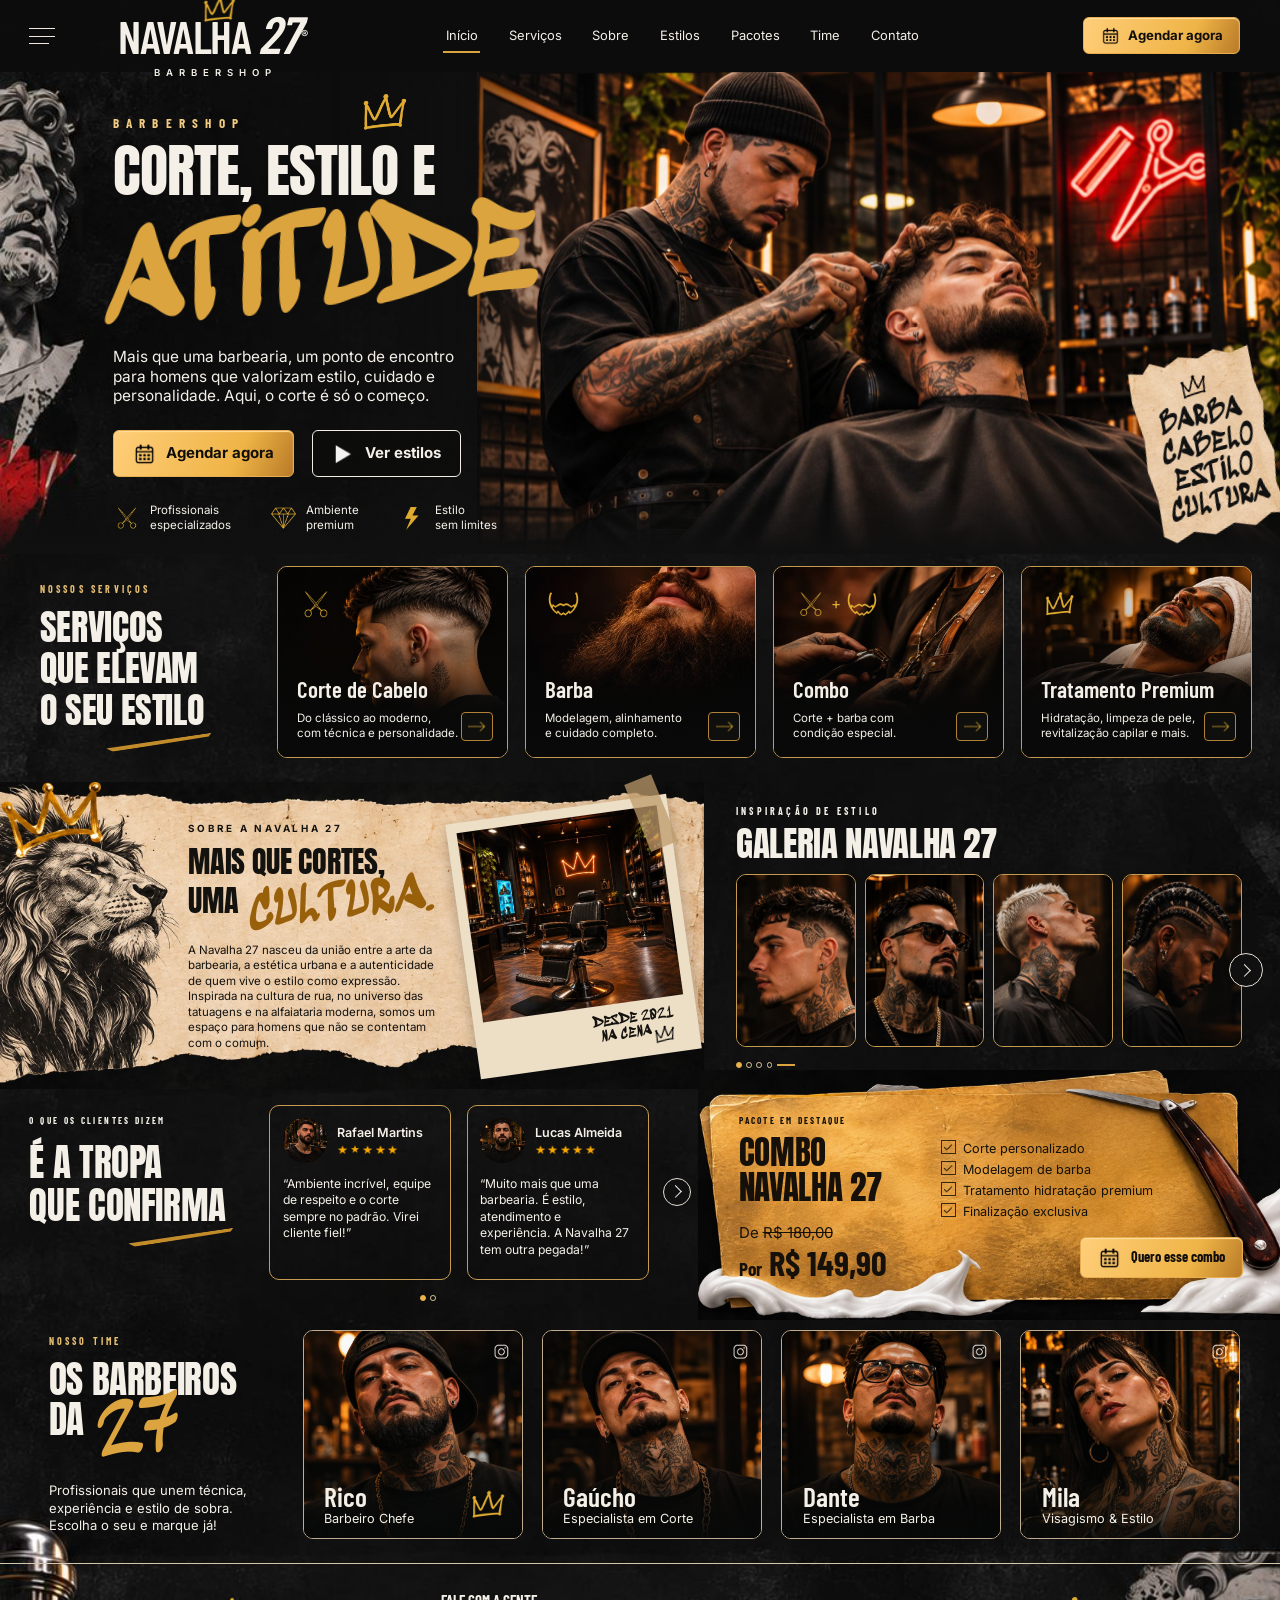
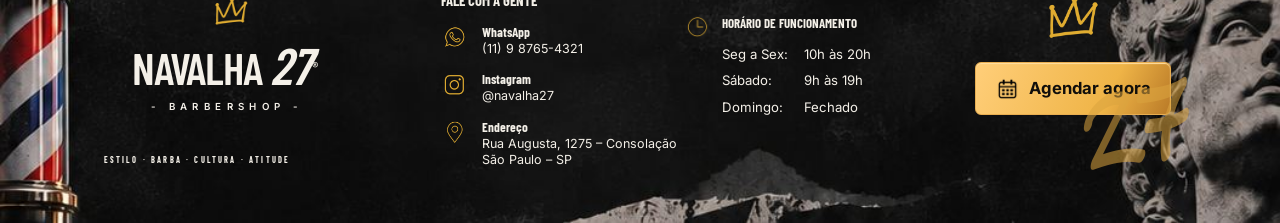
<file: public/index.html>
<!doctype html>
<html lang="pt-BR">
<head>
<meta charset="utf-8"><meta name="viewport" content="width=device-width, initial-scale=1"><meta name="color-scheme" content="dark"><meta name="theme-color" content="#101010">
<meta name="description" content="Navalha 27: corte, barba e cultura na Rua Augusta, em São Paulo.">
<title>Navalha 27 — Corte, estilo e atitude</title>
<link rel="canonical" href="https://navalha-page.vfranca-dev.workers.dev/">
<meta property="og:url" content="https://navalha-page.vfranca-dev.workers.dev/">
<meta name="robots" content="index, follow">
<meta property="og:type" content="website"><meta property="og:locale" content="pt_BR"><meta property="og:site_name" content="Navalha 27">
<meta property="og:title" content="Navalha 27 — Corte, estilo e atitude"><meta property="og:description" content="Corte, barba e cultura na Rua Augusta, em São Paulo. Agende pelo WhatsApp.">
<meta property="og:image" content="https://navalha-page.vfranca-dev.workers.dev/assets/og-image.jpg"><meta property="og:image:width" content="1200"><meta property="og:image:height" content="630"><meta name="twitter:card" content="summary_large_image">
<link rel="icon" type="image/png" href="assets/icon-crown.png">
<link rel="preload" as="image" href="assets/hero.jpg" fetchpriority="high">
<link rel="preload" as="font" type="font/ttf" href="assets/font-1.ttf" crossorigin>
<link rel="preload" as="font" type="font/ttf" href="assets/font-10.ttf" crossorigin>
<link rel="preload" as="font" type="font/ttf" href="assets/font-4.ttf" crossorigin>
<link rel="preload" as="font" type="font/ttf" href="assets/font-3.ttf" crossorigin>
<link rel="preload" as="font" type="font/ttf" href="assets/font-7.ttf" crossorigin>
<script>
(function () {
  var root = document.documentElement;
  root.classList.add('js');
  // A entrada do hero só começa com as fontes prontas (no máximo 2,5 s de espera).
  var ready = function () { root.classList.add('fonts-ok'); };
  if (!document.fonts || !document.fonts.load) { ready(); return; }
  Promise.race([
    Promise.all(['16px Anton', '16px "Sedgwick Ave Display"', '16px Inter', '700 16px Inter', '700 16px "Barlow Condensed"'].map(function (f) { return document.fonts.load(f); })),
    new Promise(function (r) { setTimeout(r, 2500); })
  ]).then(ready, ready);
})();
</script>
<link rel="stylesheet" href="assets/styles.css?v=202611111336">
<script src="assets/config.js?v=202611111336" defer></script><script src="assets/app.js?v=202611111336" defer></script>
</head>
<body><div class="site">
<a class="skip-link" href="#conteudo">Ir para o conteúdo</a>
<header class="nav" id="inicio">
<button class="menu-toggle" type="button" aria-label="Abrir menu" aria-controls="menu-gaveta" aria-expanded="false"><span class="menu-lines" aria-hidden="true"></span></button>
<a class="brand" href="#inicio" aria-label="Navalha 27, início"><span class="brand-crown ico icon-crown" aria-hidden="true"></span><span class="brand-name">NAVALHA <em>27</em><sup>®</sup></span><span class="brand-caption">BARBERSHOP</span></a>
<nav class="nav-links" id="menu-principal" aria-label="Navegação principal">
<a class="btn active" href="#inicio" aria-current="page">Início</a><a class="lnk" href="#servicos">Serviços</a><a class="lnk" href="#sobre">Sobre</a><a class="lnk" href="#estilos">Estilos</a><a class="lnk" href="#pacotes">Pacotes</a><a class="lnk" href="#time">Time</a><a class="lnk" href="#contato">Contato</a>
</nav>
<nav class="nav-drawer" id="menu-gaveta" aria-label="Menu">
<a href="#inicio">Início</a><a href="#servicos">Serviços</a><a href="#sobre">Sobre</a><a href="#estilos">Estilos</a><a href="#pacotes">Pacotes</a><a href="#time">Time</a><a href="#contato">Contato</a>
</nav>
<a class="btn2 nav-booking" href="https://wa.me/5511987654321" target="_blank" rel="noopener" data-booking="geral"><span class="ico icon-calendar" aria-hidden="true"></span>Agendar agora</a>
</header>
<main id="conteudo">
<section class="hero" aria-labelledby="titulo-principal">
<div class="hero-copy section"><span class="hero-crown ico icon-crown" aria-hidden="true"></span><p class="t3 hero-kicker">BARBERSHOP</p>
<h1 class="h1" id="titulo-principal"><span class="h1-line"><span>CORTE, ESTILO E</span></span> <span class="brush hero-brush">ATITUDE</span></h1>
<p class="t1 hero-description">Mais que uma barbearia, um ponto de encontro para homens que valorizam estilo, cuidado e personalidade. Aqui, o corte é só o começo.</p>
<div class="hero-actions"><a class="btn2" href="https://wa.me/5511987654321" target="_blank" rel="noopener" data-booking="geral"><span class="ico icon-calendar" aria-hidden="true"></span>Agendar agora</a><a class="btn3" href="#estilos"><span class="ico icon-play" aria-hidden="true"></span>Ver estilos</a></div>
<ul class="hero-benefits"><li><span class="ico icon-scissors" aria-hidden="true"></span><span class="t2">Profissionais<br>especializados</span></li><li><span class="ico icon-diamond" aria-hidden="true"></span><span class="t2">Ambiente<br>premium</span></li><li><span class="ico icon-bolt" aria-hidden="true"></span><span class="t2">Estilo<br>sem limites</span></li></ul>
</div>
<div class="card5 culture-note"><span class="ico icon-crown" aria-hidden="true"></span><p>BARBA<br>CABELO<br>ESTILO<br>CULTURA</p></div>
</section>
<section class="section services" id="servicos" aria-labelledby="titulo-servicos">
<div class="section-intro"><p class="t3">NOSSOS SERVIÇOS</p><h2 class="h2 marked" id="titulo-servicos">SERVIÇOS <br>QUE ELEVAM <br>O SEU ESTILO</h2></div>
<div class="services-grid">
<article class="card service-cut"><span class="service-symbol ico icon-scissors" aria-hidden="true"></span><div class="service-copy"><h3 class="h3">Corte de Cabelo</h3><p class="t2">Do clássico ao moderno, <br>com técnica e personalidade.</p></div><a class="btn4" href="https://wa.me/5511987654321" target="_blank" rel="noopener" data-booking="corte" aria-label="Agendar corte de cabelo pelo WhatsApp"><span class="ico icon-arrow" aria-hidden="true"></span></a></article>
<article class="card service-beard"><span class="service-symbol ico icon-beard" aria-hidden="true"></span><div class="service-copy"><h3 class="h3">Barba</h3><p class="t2">Modelagem, alinhamento <br>e cuidado completo.</p></div><a class="btn4" href="https://wa.me/5511987654321" target="_blank" rel="noopener" data-booking="barba" aria-label="Agendar barba pelo WhatsApp"><span class="ico icon-arrow" aria-hidden="true"></span></a></article>
<article class="card service-combo"><span class="service-symbol service-combo-symbol" aria-hidden="true"><span class="ico icon-scissors"></span><span class="plus">+</span><span class="ico icon-beard"></span></span><div class="service-copy"><h3 class="h3">Combo</h3><p class="t2">Corte + barba com <br>condição especial.</p></div><a class="btn4" href="#pacotes" aria-label="Ver o Combo Navalha 27"><span class="ico icon-arrow" aria-hidden="true"></span></a></article>
<article class="card service-premium"><span class="service-symbol ico icon-crown" aria-hidden="true"></span><div class="service-copy"><h3 class="h3">Tratamento Premium</h3><p class="t2">Hidratação, limpeza de pele, <br>revitalização capilar e mais.</p></div><a class="btn4" href="https://wa.me/5511987654321" target="_blank" rel="noopener" data-booking="premium" aria-label="Agendar tratamento premium pelo WhatsApp"><span class="ico icon-arrow" aria-hidden="true"></span></a></article>
</div></section>
<div class="story-row">
<section class="section about" id="sobre" aria-labelledby="titulo-sobre"><div class="about-copy"><p class="t3">SOBRE A NAVALHA 27</p><h2 class="h2" id="titulo-sobre">MAIS QUE CORTES,<br>UMA <span class="brush about-brush">CULTURA.</span></h2><p class="t2">A Navalha 27 nasceu da união entre a arte da barbearia, a estética urbana e a autenticidade de quem vive o estilo como expressão. Inspirada na cultura de rua, no universo das tatuagens e na alfaiataria moderna, somos um espaço para homens que não se contentam com o comum.</p></div>
<figure class="media polaroid"><img class="interior-photo" src="assets/interior.jpg" alt="Interior da Navalha 27, com cadeiras de barbeiro e iluminação em tons de âmbar" width="800" height="800" loading="lazy"><figcaption>DESDE 2021<br>NA CENA <span class="ico icon-crown" aria-hidden="true"></span></figcaption></figure></section>
<section class="section gallery" id="estilos" aria-labelledby="titulo-galeria"><p class="t3">INSPIRAÇÃO DE ESTILO</p><h2 class="h2" id="titulo-galeria">GALERIA NAVALHA 27</h2>
<div class="gallery-wrap"><div class="gallery-track" id="galeria-fotos"><img class="media gallery-photo" src="assets/gallery-fade.jpg" alt="Corte degradê com topo texturizado e acabamento nas têmporas" width="600" height="800" loading="lazy"><img class="media gallery-photo" src="assets/gallery-beard.jpg" alt="Barba modelada com cabelo penteado e óculos escuros" width="600" height="800" loading="lazy"><img class="media gallery-photo" src="assets/gallery-blond.jpg" alt="Cabelo platinado curto com laterais aparadas" width="600" height="800" loading="lazy"><img class="media gallery-photo" src="assets/gallery-braids.jpg" alt="Tranças com desenho definido e acabamento lateral" width="600" height="800" loading="lazy"></div><button class="btn5 gallery-next" type="button" aria-label="Próximo estilo" aria-controls="galeria-fotos"><span class="chevron" aria-hidden="true"></span></button></div>
<div class="rail gallery-dots" role="group" aria-label="Selecionar estilo"><button class="dot selected" type="button" aria-label="Estilo 1" aria-pressed="true"></button><button class="dot" type="button" aria-label="Estilo 2" aria-pressed="false"></button><button class="dot" type="button" aria-label="Estilo 3" aria-pressed="false"></button><button class="dot" type="button" aria-label="Estilo 4" aria-pressed="false"></button><span class="rail-line" aria-hidden="true"></span></div>
</section></div>
<div class="offer-row">
<section class="section testimonials" aria-labelledby="titulo-depoimentos"><div class="testimonials-intro"><p class="t3">O QUE OS CLIENTES DIZEM</p><h2 class="h2 marked" id="titulo-depoimentos">É A TROPA <br>QUE CONFIRMA</h2></div>
<div class="quotes" id="relatos"><article class="quote"><div class="quote-person"><img class="av" src="assets/avatar-rafael.jpg" alt="Rafael Martins" width="128" height="128" loading="lazy"><div><h3 class="t1">Rafael Martins</h3><span class="rating" role="img" aria-label="5 de 5 estrelas"><span class="ico icon-star" aria-hidden="true"></span><span class="ico icon-star" aria-hidden="true"></span><span class="ico icon-star" aria-hidden="true"></span><span class="ico icon-star" aria-hidden="true"></span><span class="ico icon-star" aria-hidden="true"></span></span></div></div><p class="t2">“Ambiente incrível, equipe de respeito e o corte sempre no padrão. Virei cliente fiel!”</p></article><article class="quote"><div class="quote-person"><img class="av" src="assets/avatar-lucas.jpg" alt="Lucas Almeida" width="128" height="128" loading="lazy"><div><h3 class="t1">Lucas Almeida</h3><span class="rating" role="img" aria-label="5 de 5 estrelas"><span class="ico icon-star" aria-hidden="true"></span><span class="ico icon-star" aria-hidden="true"></span><span class="ico icon-star" aria-hidden="true"></span><span class="ico icon-star" aria-hidden="true"></span><span class="ico icon-star" aria-hidden="true"></span></span></div></div><p class="t2">“Muito mais que uma barbearia. É estilo, atendimento e experiência. A Navalha 27 tem outra pegada!”</p></article></div>
<button class="btn5 quote-next" type="button" aria-label="Próximo depoimento" aria-controls="relatos"><span class="chevron" aria-hidden="true"></span></button><div class="rail quote-dots" aria-hidden="true"><span class="dot selected"></span><span class="dot"></span></div></section>
<section class="card2 package" id="pacotes" aria-labelledby="titulo-pacote"><div class="package-title"><p class="t3">PACOTE EM DESTAQUE</p><h2 class="h2" id="titulo-pacote">COMBO<br>NAVALHA 27</h2><p class="old-price t1">De <del>R$ 180,00</del></p><p class="price"><span>Por</span> R$ 149,90</p></div><div class="package-details"><ul class="t2"><li>Corte personalizado</li><li>Modelagem de barba</li><li>Tratamento hidratação premium</li><li>Finalização exclusiva</li></ul><a class="btn2" href="https://wa.me/5511987654321" target="_blank" rel="noopener" data-booking="combo-navalha-27"><span class="ico icon-calendar" aria-hidden="true"></span>Quero esse combo</a></div></section>
</div>
<section class="section team" id="time" aria-labelledby="titulo-time"><div class="team-intro"><p class="t3">NOSSO TIME</p><h2 class="h2" id="titulo-time">OS BARBEIROS<br>DA <span class="brush team-brush">27</span></h2><p class="t1">Profissionais que unem técnica, experiência e estilo de sobra.<br>Escolha o seu e marque já!</p></div>
<div class="team-grid">
<article class="card3"><img class="portrait" src="assets/team-rico.jpg" alt="Rico, da equipe Navalha 27" width="800" height="800" loading="lazy"><a class="team-social" href="https://www.instagram.com/navalha27/" target="_blank" rel="noopener" data-contact="instagram-link" aria-label="Instagram da Navalha 27 (equipe: Rico)"><span class="ico icon-instagram" aria-hidden="true"></span></a><div class="team-caption"><h3 class="h3">Rico</h3><p class="t2">Barbeiro Chefe</p></div><span class="team-crown ico icon-crown" aria-hidden="true"></span></article>
<article class="card3"><img class="portrait" src="assets/team-gaucho.jpg" alt="Gaúcho, da equipe Navalha 27" width="800" height="800" loading="lazy"><a class="team-social" href="https://www.instagram.com/navalha27/" target="_blank" rel="noopener" data-contact="instagram-link" aria-label="Instagram da Navalha 27 (equipe: Gaúcho)"><span class="ico icon-instagram" aria-hidden="true"></span></a><div class="team-caption"><h3 class="h3">Gaúcho</h3><p class="t2">Especialista em Corte</p></div></article>
<article class="card3"><img class="portrait" src="assets/team-dante.jpg" alt="Dante, da equipe Navalha 27" width="800" height="800" loading="lazy"><a class="team-social" href="https://www.instagram.com/navalha27/" target="_blank" rel="noopener" data-contact="instagram-link" aria-label="Instagram da Navalha 27 (equipe: Dante)"><span class="ico icon-instagram" aria-hidden="true"></span></a><div class="team-caption"><h3 class="h3">Dante</h3><p class="t2">Especialista em Barba</p></div></article>
<article class="card3"><img class="portrait" src="assets/team-mila.jpg" alt="Mila, da equipe Navalha 27" width="800" height="800" loading="lazy"><a class="team-social" href="https://www.instagram.com/navalha27/" target="_blank" rel="noopener" data-contact="instagram-link" aria-label="Instagram da Navalha 27 (equipe: Mila)"><span class="ico icon-instagram" aria-hidden="true"></span></a><div class="team-caption"><h3 class="h3">Mila</h3><p class="t2">Visagismo &amp; Estilo</p></div></article>
</div></section></main>
<footer class="section footer" id="contato"><div class="footer-brand"><a class="brand" href="#inicio" aria-label="Navalha 27, voltar ao início"><span class="brand-crown ico icon-crown" aria-hidden="true"></span><span class="brand-name">NAVALHA <em>27</em><sup>®</sup></span><span class="brand-caption">- BARBERSHOP -</span></a><p class="t3">ESTILO · BARBA · CULTURA · ATITUDE</p></div>
<div class="contact"><h2 class="h3">FALE COM A GENTE</h2><address><div><span class="ico icon-whatsapp" aria-hidden="true"></span><p><strong>WhatsApp</strong><a href="https://wa.me/5511987654321" target="_blank" rel="noopener" data-booking="geral" data-contact="whatsapp-texto">(11) 9 8765-4321</a></p></div><div><span class="ico icon-instagram" aria-hidden="true"></span><p><strong>Instagram</strong><a href="https://www.instagram.com/navalha27/" target="_blank" rel="noopener" data-contact="instagram-link instagram-texto">@navalha27</a></p></div><div><span class="ico icon-pin" aria-hidden="true"></span><p><strong>Endereço</strong><a href="https://www.google.com/maps/search/?api=1&amp;query=Rua+Augusta%2C+1275+-+Consola%C3%A7%C3%A3o%2C+S%C3%A3o+Paulo+-+SP" target="_blank" rel="noopener" data-contact="endereco">Rua Augusta, 1275 – Consolação<br>São Paulo – SP</a></p></div></address></div>
<div class="hours"><span class="ico icon-clock" aria-hidden="true"></span><h2 class="h3">HORÁRIO DE FUNCIONAMENTO</h2><dl class="t1" data-contact="horarios"><div><dt>Seg a Sex:</dt><dd>10h às 20h</dd></div><div><dt>Sábado:</dt><dd>9h às 19h</dd></div><div><dt>Domingo:</dt><dd>Fechado</dd></div></dl></div>
<div class="footer-booking"><span class="ico icon-crown" aria-hidden="true"></span><a class="btn2" href="https://wa.me/5511987654321" target="_blank" rel="noopener" data-booking="geral"><span class="ico icon-calendar" aria-hidden="true"></span>Agendar agora</a><span class="brush footer-brush" aria-hidden="true">27</span></div>
</footer><p class="sr-only" id="carousel-status" role="status" aria-live="polite"></p>
</div></body></html>
</file>
<file: public/assets/styles.css>
@font-face {
  font-family: 'Sedgwick Ave Display';
  font-style: normal;
  font-weight: 400;
  font-display: block;
  src: url(font-10.ttf) format('truetype');
}

@font-face {
  font-family: 'Road Rage';
  font-style: normal;
  font-weight: 400;
  font-display: block;
  src: url(font-9.ttf) format('truetype');
}

@font-face {
  font-family: 'Anton';
  font-style: normal;
  font-weight: 400;
  font-display: block;
  src: url(font-1.ttf) format('truetype');
}
@font-face {
  font-family: 'Barlow Condensed';
  font-style: normal;
  font-weight: 600;
  font-display: block;
  src: url(font-2.ttf) format('truetype');
}
@font-face {
  font-family: 'Barlow Condensed';
  font-style: normal;
  font-weight: 700;
  font-display: block;
  src: url(font-3.ttf) format('truetype');
}
@font-face {
  font-family: 'Inter';
  font-style: normal;
  font-weight: 400;
  font-display: block;
  src: url(font-4.ttf) format('truetype');
}
@font-face {
  font-family: 'Inter';
  font-style: normal;
  font-weight: 500;
  font-display: block;
  src: url(font-5.ttf) format('truetype');
}
@font-face {
  font-family: 'Inter';
  font-style: normal;
  font-weight: 600;
  font-display: block;
  src: url(font-6.ttf) format('truetype');
}
@font-face {
  font-family: 'Inter';
  font-style: normal;
  font-weight: 700;
  font-display: block;
  src: url(font-7.ttf) format('truetype');
}
@font-face {
  font-family: 'Knewave';
  font-style: normal;
  font-weight: 400;
  font-display: block;
  src: url(font-8.ttf) format('truetype');
}

:root {
  color-scheme: dark;
  --color-background: #101010;
  --color-surface: #171716;
  --color-ink: #f4f0e8;
  --color-muted: #d3cec4;
  --color-gold: #dba43f;
  --color-gold-light: #ffd07a;
  --color-paper: #e9dcc6;
  --radius-card: 10px;
  --radius-button: 6px;
  --page-width: 1920px;
  --font-display: 'Anton', sans-serif;
  --font-card: 'Barlow Condensed', sans-serif;
  --font-body: 'Inter', sans-serif;
  --font-brush: 'Sedgwick Ave Display', cursive;
}
*, *::before, *::after { box-sizing: border-box; }
html { min-width: 320px; background: var(--color-background); scroll-behavior: smooth; scrollbar-color: #a87730 #171716; }
body { overflow-x: clip; width: min(100%, var(--page-width)); min-height: 100svh; margin: 0 auto; color: var(--color-ink); background: var(--color-background) url('background.jpg') center top / 100% 100% no-repeat; font-family: var(--font-body); }
.site { container-type: inline-size; overflow: clip; }
h1, h2, h3, p, figure, ul, dl, dd { margin: 0; }
a { color: inherit; text-decoration: none; }
button { color: inherit; font: inherit; cursor: pointer; }
button, a { -webkit-tap-highlight-color: transparent; }
button { border: 0; }
button:focus-visible, a:focus-visible { outline: 2px solid var(--color-gold-light); outline-offset: 5px; }
::selection { background: var(--color-gold); color: #101010; }
section, footer { scroll-margin-top: 18px; }
.sr-only, .skip-link:not(:focus) { position: absolute; width: 1px; height: 1px; padding: 0; margin: -1px; overflow: hidden; clip-path: inset(50%); white-space: nowrap; border: 0; }
.skip-link:focus { position: fixed; top: 10px; left: 10px; z-index: 20; padding: 12px; background: var(--color-gold); color: #101010; }
.t1 { font: 400 1.12cqw/1.32 var(--font-body); }
.t2 { font: 400 .96cqw/1.3 var(--font-body); }
.t3 { font: 700 .78cqw/1.2 var(--font-card); letter-spacing: .32em; }
.h1 { font: 400 4.5cqw/1.03 var(--font-display); letter-spacing: -.015em; }
.h2 { font: 400 2.82cqw/1.16 var(--font-display); letter-spacing: -.01em; }
.h3 { font: 600 1.8cqw/1.1 var(--font-card); }
.brush { font: 400 1em/1 var(--font-brush); color: var(--color-gold); }
.ico { display: inline-block; flex: 0 0 auto; width: 1.8cqw; height: 1.8cqw; }

.btn2, .btn3 { display: inline-flex; align-items: center; justify-content: center; gap: .8cqw; min-height: 3.65cqw; padding: .6cqw 1.5cqw; border-radius: var(--radius-button); font: 700 1.17cqw/1 var(--font-body); white-space: nowrap; transition: background-color .18s, filter .18s; }
.btn2 { color: #100e0b; background: linear-gradient(115deg,#ffce79,#efb447 68%,#b97a27); border: 1px solid #e8ad50; box-shadow: inset 0 1px 1px #ffdfa2; }
.btn2:hover { filter: brightness(1.1); }
.btn3 { border: 1.5px solid #f3eee5; background: #0c0c0b9c; }
.btn3:hover { background: #35302a; }
.btn4 { display: grid; place-items: center; position: absolute; bottom: 1.25cqw; right: 1.15cqw; width: 2.5cqw; height: 2.25cqw; border: 1px solid #b18237; border-radius: 4px; background: #11110fd9; }
.btn5 { display: grid; place-items: center; width: 2.65cqw; height: 2.65cqw; border: 1px solid #e5dfd3; border-radius: 50%; background: #101010; }
.btn4:hover, .btn5:hover { background-color: #44331d; }
.chevron { width: .7cqw; height: .7cqw; transform: rotate(-45deg); border-right: 1.5px solid #f4f0e8; border-bottom: 1.5px solid #f4f0e8; margin-left: -.25cqw; }
.nav { display: flex; align-items: center; position: relative; height: 5.6cqw; padding: 0 3.1cqw 0 9.2cqw; background: #0d0d0de8; z-index: 3; }
.brand { position: relative; display: flex; flex-direction: column; width: max-content; text-align: center; }
.brand-name { font: 600 3.1cqw/.98 var(--font-card); letter-spacing: -.025em; white-space: nowrap; }
.brand-name em { font-size: 1.15em; font-style: italic; }
.brand-name sup { font: 600 .75cqw/1 var(--font-body); vertical-align: super; margin-left: .15cqw; }
.brand-caption { font: 600 .65cqw/1 var(--font-body); letter-spacing: .65em; padding-top: .6cqw; padding-left: .6em; }
.brand-crown { position: absolute; width: 3.5cqw; height: 2.5cqw; left: 40%; top: -2.3cqw; }
.menu-toggle { position: absolute; left: 2cqw; top: 1.55cqw; display: grid; place-items: center; width: 2.6cqw; height: 2.6cqw; padding: 0; background: transparent; }
.menu-lines, .menu-lines::before, .menu-lines::after { width: 2cqw; height: 1px; background: #eee8df; }
.menu-lines::before, .menu-lines::after { content: ''; display: block; position: relative; }
.menu-lines::before { top: -.6cqw; }
.menu-lines::after { top: .5cqw; width: 1.5cqw; }
.nav-links { display: flex; align-items: center; justify-content: space-between; gap: 2.4cqw; margin-left: auto; margin-right: auto; }
.nav-links a { position: relative; padding: 1.5cqw 0; font: 400 1.01cqw/1 var(--font-body); }
.nav-links a:hover { color: var(--color-gold-light); }
.nav-links .active::after { content: ''; position: absolute; height: 2px; background: var(--color-gold); bottom: .65cqw; left: -.2cqw; right: -.2cqw; }
.nav-booking { min-height: 2.9cqw; padding: .5cqw 1.3cqw; font-size: 1.03cqw; gap: .6cqw; }
.nav-booking .ico { width: 1.5cqw; height: 1.5cqw; }
.nav>.brand { transform: scale(1.15); transform-origin: left center; }
.hero { position: relative; min-height: 36.6cqw; isolation: isolate; }
.hero::before { content: ''; position: absolute; inset: 0 0 0 37.3%; background: url('hero.jpg') center / cover no-repeat; z-index: -2; }
.hero::after { content: ''; position: absolute; inset: 0; background: linear-gradient(90deg,transparent 26%,#101010b0 35%,transparent 45%),linear-gradient(0deg,#101010 0%,transparent 14%); z-index: -1; }
.hero-copy { position: relative; padding: 3.5cqw 0 1.7cqw 8.8cqw; width: 40.7cqw; }
.hero-kicker { color: #f2cc82; font-size: 1.03cqw; letter-spacing: .55em; margin-bottom: .65cqw; }
.hero-crown { position: absolute; right: 8.4cqw; top: 1.1cqw; width: 4.5cqw; height: 4cqw; }
.hero .h1 { white-space: nowrap; padding-right: 8px; }
.hero-brush { display: block; font-size: 9.8cqw; line-height: .85; transform: rotate(-5deg); transform-origin: left center; margin: 3cqw 0 0 -1.1cqw; letter-spacing: -.035em; }
.hero-description { width: 29cqw; font-size: 1.2cqw; line-height: 1.27; margin-top: .2cqw; }
.hero-actions { display: flex; gap: 1.35cqw; margin-top: 1.9cqw; }
.hero-benefits { display: flex; justify-content: space-between; list-style: none; padding: 0; margin-top: 2cqw; width: 30cqw; }
.hero-benefits li { display: flex; align-items: center; gap: .65cqw; }
.hero-benefits .ico { width: 2.25cqw; height: 2.25cqw; }
.hero-benefits .t2 { font-size: max(10px,.9cqw); }
.culture-note { position: absolute; right: .7cqw; bottom: 1.6cqw; width: 10cqw; padding: 1.2cqw .9cqw; text-align: center; color: #111; background: var(--color-paper) url('about-paper.jpg') 80% 40% / 400% auto; transform: rotate(-13deg); clip-path: polygon(2% 3%,13% 5%,20% 0,31% 4%,43% 0,58% 3%,71% 0,83% 4%,98% 2%,97% 22%,100% 35%,96% 49%,100% 62%,96% 79%,100% 97%,87% 95%,73% 100%,57% 96%,41% 100%,25% 96%,10% 100%,1% 95%,3% 75%,0 58%,3% 41%,0 19%); }
.culture-note p { font: 400 2.15cqw/1.05 var(--font-brush); }
.culture-note .ico { width: 2.4cqw; height: 2.4cqw; }
.services { display: grid; grid-template-columns: 17.8% 1fr; gap: 1.7cqw; align-items: start; min-height: 17.8cqw; padding: .9cqw 2.2cqw 1.8cqw 3.1cqw; }
.section-intro { padding-top: 1.4cqw; }
.section-intro .t3, .team-intro .t3 { color: #e6bf73; margin-bottom: .85cqw; }
.marked { position: relative; width: max-content; padding-right: 4px; }
.marked::after { content: ''; position: absolute; width: 8.3cqw; height: .42cqw; background: #c28c2b; right: -.3cqw; bottom: -1cqw; transform: rotate(-8deg); clip-path: polygon(0 20%,100% 0,97% 65%,6% 100%); }
.services-grid { display: grid; grid-template-columns: repeat(4,minmax(0,1fr)); gap: 1.3cqw; }
.card { position: relative; height: 15cqw; overflow: hidden; border: 1px solid #c59b52; border-radius: var(--radius-card); background-color: #171512; background-position: center; background-size: cover; }
.card::before { content: ''; position: absolute; inset: 0; background: linear-gradient(0deg,#080908 0%,#090909da 18%,#09090912 68%); }
.service-cut { background-image: url('service-cut.jpg'); }
.service-beard { background-image: url('service-beard.jpg'); }
.service-combo { background-image: url('service-combo.jpg'); }
.service-premium { background-image: url('service-premium.jpg'); }
.service-symbol { position: absolute; left: 1.65cqw; top: 1.6cqw; width: 2.6cqw; height: 2.6cqw; }
.service-copy { position: absolute; left: 1.5cqw; right: .6cqw; bottom: 1.25cqw; }
.service-copy .h3 { margin-bottom: .65cqw; }
.service-copy .t2 { font-size: .9cqw; max-width: calc(100% - 2.4cqw); }
.story-row { display: grid; grid-template-columns: 55% 45%; min-height: 24cqw; }
.about { position: relative; min-height: 24cqw; color: #14120f; background: url('about-paper.jpg') center / 100% 100% no-repeat; }
.about-copy { position: relative; z-index: 1; width: 19.8cqw; padding-top: 3.2cqw; margin-left: 14.7cqw; }
.about-copy .t3 { font-family: var(--font-body); font-size: .77cqw; letter-spacing: .28em; margin-bottom: .7cqw; }
.about-copy .h2 { font-size: 2.37cqw; line-height: 1.18; white-space: nowrap; }
.about-brush { display: inline-block; color: #99600b; font-size: 3.85cqw; transform: rotate(-6deg); vertical-align: -.15em; margin-left: .15cqw; }
.about-copy .t2 { margin-top: 1.1cqw; font-size: .9cqw; line-height: 1.34; }
.polaroid { position: absolute; right: 1.5cqw; top: 2cqw; width: 17.4cqw; padding: .8cqw .8cqw .6cqw; background: #eddfc6; transform: rotate(-8deg); box-shadow: 0 .4cqw 1cqw #0004; }
.polaroid::before { content: ''; position: absolute; z-index: 2; right: .2cqw; top: -1.5cqw; width: 2.3cqw; height: 5.6cqw; background: #be9b6bbc; transform: rotate(-14deg); }
.interior-photo { height: 14.9cqw; }
.polaroid figcaption { text-align: right; padding: .8cqw 1cqw 0; font: 400 1.1cqw/1.05 var(--font-brush); }
.polaroid figcaption .ico { float: right; }

.gallery { padding: 1.9cqw 3cqw 0 2.5cqw; }
.gallery .t3 { margin-bottom: .4cqw; }
.gallery .h2 { font-size: 2.7cqw; margin-bottom: .8cqw; }
.gallery-wrap { position: relative; }
.gallery-track { display: grid; grid-template-columns: repeat(4,minmax(0,1fr)); gap: .7cqw; }
.gallery-photo { height: 13.5cqw; border: 1px solid #c59b52; border-radius: var(--radius-card); }
.gallery-next { position: absolute; top: 46%; right: -1.65cqw; }
.rail { display: flex; align-items: center; gap: .35cqw; }
.gallery-dots { margin-top: 1.2cqw; }
.dot { display: block; width: .45cqw; height: .45cqw; padding: 0; border-radius: 50%; background: transparent; border: 1px solid #d9c79d; position: relative; }
button.dot::before { content: ''; position: absolute; inset: -.5cqw; border-radius: 50%; }
.dot.selected { background: #e9b34b; border-color: #e9b34b; }
.rail-line { width: 1.4cqw; height: .15cqw; background: var(--color-gold); }
.offer-row { display: grid; grid-template-columns: 54.5% 45.5%; min-height: 18cqw; }
.testimonials { position: relative; display: grid; grid-template-columns: 37% 1fr; gap: .8cqw; padding: 1.2cqw 3.8cqw 3.1cqw 2.3cqw; }
.testimonials-intro { padding-top: .9cqw; }
.testimonials-intro .t3 { font-size: .71cqw; letter-spacing: .26em; margin-bottom: 1.1cqw; white-space: nowrap; }
.testimonials-intro .h2 { font-size: 2.9cqw; }
.quotes { display: grid; grid-template-columns: repeat(2,minmax(0,1fr)); gap: 1.2cqw; }
.quote { border: 1px solid #c59b52; border-radius: var(--radius-card); padding: 1cqw; min-height: 11.9cqw; }
.quote-person { display: flex; align-items: center; gap: .75cqw; margin-bottom: 1cqw; }
.av { flex: 0 0 3.5cqw; height: 3.5cqw; border-radius: 50%; }
.quote-person .t1 { font-size: max(10.5px,.98cqw); font-weight: 600; white-space: nowrap; }
.rating { display: block; height: 1.2cqw; }
.quote .t2 { font-size: max(10.5px,.95cqw); line-height: 1.35; }
.quote-next { position: absolute; right: .5cqw; top: 6.9cqw; width: 2.2cqw; height: 2.2cqw; }
.quote-dots { position: absolute; bottom: 1.45cqw; left: 32.8cqw; }
.package { position: relative; display: grid; grid-template-columns: 39% 61%; gap: .8cqw; min-height: 19.3cqw; margin-top: -1.5cqw; padding: 3.5cqw 3.7cqw 2.8cqw 3.2cqw; color: #15110a; background: url('combo-paper.jpg') center / 100% 100% no-repeat; }
.package-title .t3 { font-size: .72cqw; letter-spacing: .24em; white-space: nowrap; margin-bottom: .7cqw; }
.package-title .h2 { font-size: 2.6cqw; line-height: 1.04; }
.old-price { margin-top: 1.5cqw; font-size: 1.17cqw; }
.price { font: 700 2.7cqw/1.15 var(--font-card); white-space: nowrap; }
.price span { font-size: 1.5cqw; }
.package-details { padding-top: 1.9cqw; }
.package-details ul { list-style: none; padding: 0; font-size: .99cqw; line-height: 1.65; white-space: nowrap; }
.package-details li::before { content: ''; display: inline-block; width: 1.1cqw; height: 1.1cqw; margin-right: .55cqw; vertical-align: -.1em; border: 1px solid #342713; }
.package-details .btn2 { font: 700 1.12cqw/1 var(--font-card); min-height: 3.2cqw; padding: .5cqw 1.3cqw; margin-top: 1.1cqw; float: right; }
.team { display: grid; grid-template-columns: 19.5% 1fr; gap: 1.7cqw; min-height: 19cqw; padding: .8cqw 3.1cqw 1.7cqw 3.8cqw; }
.team-intro { padding-top: .5cqw; }
.team-intro .h2 { font-size: 2.9cqw; line-height: 1.08; }
.team-brush { display: inline-block; font-size: 5.7cqw; transform: rotate(-8deg); vertical-align: -.24em; margin: -.4cqw 0 0 .4cqw; }
.team-intro .t1 { font-size: 1.02cqw; margin-top: 1.15cqw; max-width: 16.6cqw; }
.team-grid { display: grid; grid-template-columns: repeat(4,minmax(0,1fr)); gap: 1.5cqw; }
.card3 { position: relative; height: 16.3cqw; border: 1px solid #c0ad8f; border-radius: var(--radius-card); overflow: hidden; }
.portrait { position: absolute; inset: 0; }
.card3::after { content: ''; position: absolute; inset: 50% 0 0; background: linear-gradient(transparent,#070908e8); pointer-events: none; }
.team-social { position: absolute; z-index: 1; top: .8cqw; right: .8cqw; }
.team-social .ico { width: 1.5cqw; height: 1.5cqw; }
.team-caption { position: absolute; z-index: 1; left: 1.6cqw; right: .5cqw; bottom: .8cqw; }
.team-caption .h3 { font-size: 2.15cqw; }
.team-caption .t2 { font-size: .99cqw; }
.team-crown { position: absolute; z-index: 1; right: 1.1cqw; bottom: 1.1cqw; width: 3cqw; height: 3cqw; }
.footer { position: relative; display: grid; grid-template-columns: 30% 24% 23% 23%; min-height: 19.6cqw; padding: 2.2cqw 8cqw 3.2cqw 8.1cqw; border-top: 1px solid #d3c6ac; }
.footer-brand { padding-top: 3.7cqw; }
.footer-brand .brand { margin-left: 2.2cqw; }
.footer-brand .brand-name { font-size: 3.5cqw; }
.footer-brand .brand-caption { font-size: .76cqw; margin-top: .3cqw; letter-spacing: .55em; }
.footer-brand .brand-crown { width: 4cqw; height: 3cqw; top: -3.7cqw; }
.footer-brand .t3 { font-size: .65cqw; margin-top: 3.5cqw; white-space: nowrap; letter-spacing: .26em; }
.footer .h3 { font-family: var(--font-card); font-size: 1.15cqw; font-weight: 700; }
.contact { padding-left: 1.2cqw; }
.contact address { font-style: normal; margin-top: 1.2cqw; }
.contact address>div { display: flex; gap: 1.1cqw; margin-bottom: 1.1cqw; }
.contact p { font-size: .98cqw; line-height: 1.3; }
.contact strong { display: block; font-family: var(--font-card); font-weight: 700; font-size: 1.03cqw; }
.contact p a, .contact p span { display: block; }
.contact a:hover { color: var(--color-gold-light); }
.contact .ico { width: 2.1cqw; height: 2.1cqw; }
.hours { position: relative; padding-left: 3cqw; padding-top: 1.9cqw; }
.hours>.ico { position: absolute; left: .15cqw; top: 1.8cqw; }
.hours .h3 { font-size: 1.01cqw; white-space: nowrap; }
.hours dl { margin-top: 1.2cqw; font-size: 1.03cqw; }
.hours dl>div { display: flex; gap: 1cqw; margin-top: .7cqw; white-space: nowrap; }
.hours dt { min-width: 5.4cqw; }
.footer-booking { position: relative; display: flex; flex-direction: column; align-items: center; padding-top: 5.5cqw; padding-left: 3cqw; }
.footer-booking>.ico { position: absolute; top: -.3cqw; width: 5.6cqw; height: 4.5cqw; }
.footer-booking .btn2 { min-height: 4.1cqw; font-size: 1.3cqw; }
.footer-brush { font-size: 7.6cqw; position: absolute; right: -1.5cqw; bottom: 0; opacity: .55; transform: rotate(-10deg); }
@media (min-width: 1024px) {
  .nav .brand-crown { top: -1.6cqw; }
  .nav-links.is-open { position: absolute; top: 5.3cqw; left: 2cqw; display: flex; flex-direction: column; align-items: stretch; gap: 0; width: 19cqw; padding: 1cqw 2cqw; background: #171512; border: 1px solid #a57c3e; border-radius: 6px; }
}
@media (max-width: 1023px) {
  body { background-size: auto 100%; background-position: center top; }
  .t1 { font-size: 14px; } .t2 { font-size: 12px; } .t3 { font-size: 10px; }
  .h1 { font-size: clamp(34px,7.6cqw,56px); } .h2 { font-size: 30px; } .h3 { font-size: 22px; }
  .ico { width: 20px; height: 20px; }
  .btn2, .btn3 { font-size: 13px; min-height: 44px; padding: 10px 14px; gap: 8px; }
  .btn4 { width: 32px; height: 29px; right: 12px; bottom: 12px; }
  .btn5 { width: 32px; height: 32px; }
  .chevron { width: 8px; height: 8px; margin-left: -3px; }
  .nav { height: 76px; padding: 0 16px 0 52px; gap: 12px; }
  .menu-toggle { width: 36px; height: 36px; top: 20px; left: 10px; }
  .menu-lines, .menu-lines::before { width: 22px; } .menu-lines::before { top: -7px; } .menu-lines::after { top: 6px; width: 16px; }
  .brand-name { font-size: 29px; } .brand-name sup { font-size: 8px; } .brand-caption { font-size: 6px; padding-top: 6px; }
  .nav-booking { margin-left: auto; min-height: 36px; font-size: 11px; padding: 8px; gap: 0; } .nav-booking .ico { display: none; }
  .nav-links { display: none; } .nav-links.is-open { display: flex; flex-direction: column; align-items: stretch; gap: 0; position: absolute; top: 68px; left: 12px; right: 12px; margin: 0; padding: 10px 20px; background: #171512; border: 1px solid #a57c3e; border-radius: 6px; box-shadow: 0 12px 30px #0008; }
  .nav-links a { padding: 14px 0; font-size: 14px; } .nav-links .active::after { bottom: 6px; right: auto; width: 34px; }
  .hero { min-height: 560px; } .hero::before { inset: 0 0 0 20%; background-position: 54% center; opacity: .7; }
  .hero::after { background: linear-gradient(90deg,#101010dc,transparent),linear-gradient(0deg,#101010 0%,transparent 50%); }
  .hero-copy { width: 94%; padding: 64px 22px 38px; } .hero-kicker { font-size: 11px; margin-bottom: 12px; }
  .hero-brush { font-size: clamp(78px,23cqw,130px); margin: 28px 0 25px -4px; }
  .hero-description { width: min(305px,87cqw); font-size: 14px; line-height: 1.5; margin-top: 0; }
  .hero-actions { gap: 12px; margin-top: 24px; flex-wrap: wrap; }
  .hero-benefits { width: 100%; max-width: 340px; margin-top: 30px; gap: 12px; } .hero-benefits .t2 { font-size: 10px; } .hero-benefits .ico { width: 20px; height: 20px; }
  .culture-note { width: 95px; right: 18px; bottom: 18px; padding: 12px; } .culture-note p { font-size: 23px; line-height: 1.05; } .culture-note .ico { width: 20px; height: 20px; }
  .services { display: block; min-height: auto; padding: 20px 20px 35px; }
  .section-intro { padding: 0 0 24px; } .section-intro .h2 br { display: none; } .section-intro .h2 { max-width: 330px; width: auto; line-height: 1.15; }
  .section-intro .t3, .team-intro .t3 { margin-bottom: 10px; }
  .marked::after { width: 90px; height: 4px; bottom: -10px; }
  .services-grid { grid-template-columns: repeat(2,minmax(0,1fr)); gap: 12px; }
  .card { height: 190px; } .service-copy { left: 12px; bottom: 15px; right: 9px; } .service-copy .h3 { font-size: 20px; margin-bottom: 7px; } .service-copy .t2 { font-size: 10px; max-width: calc(100% - 20px); } .service-copy .t2 br { display: none; }
  .service-symbol { width: 28px; height: 28px; top: 15px; left: 15px; }
  .story-row { display: block; min-height: auto; }
  .about { min-height: 570px; background-color: #e9d7b9; background-size: auto 270px; background-position: left top; padding: 46px 22px 20px 40%; }
  .about::before { content: ''; position: absolute; inset: 220px 0 0; background: #e9d7b9 url('about-paper.jpg') 80% 45% / auto 600px no-repeat; }
  .about .polaroid { z-index: 2; }
  .about-copy { width: 100%; padding: 0; margin: 0; } .about-copy .t3 { font-size: 9px; margin-bottom: 10px; } .about-copy .h2 { font-size: 25px; white-space: normal; } .about-brush { font-size: 40px; margin-left: 4px; } .about-copy .t2 { font-size: 12px; margin-top: 16px; line-height: 1.5; }
  .polaroid { width: 160px; right: 35px; top: auto; bottom: 28px; padding: 8px; } .interior-photo { height: 125px; } .polaroid::before { width: 24px; height: 50px; right: 5px; top: -16px; } .polaroid figcaption { font-size: 12px; padding: 7px 5px 0; }
  .gallery { padding: 30px 22px; } .gallery .t3 { margin-bottom: 7px; } .gallery .h2 { font-size: 29px; margin-bottom: 15px; }
  .gallery-track { gap: 8px; } .gallery-photo { height: 140px; } .gallery-next { right: -13px; }
  .gallery-dots { margin-top: 15px; gap: 8px; } .dot { width: 6px; height: 6px; } button.dot::before { inset: -7px; } .rail-line { width: 20px; height: 2px; }
  .offer-row { display: flex; flex-direction: column; min-height: auto; }
  .testimonials { display: block; padding: 10px 22px 40px; } .testimonials-intro { padding: 0; } .testimonials-intro .t3 { font-size: 9px; margin-bottom: 12px; } .testimonials-intro .h2 { font-size: 30px; } .testimonials-intro .h2 br { display: none; }
  .quotes { gap: 12px; margin-top: 30px; } .quote { padding: 12px 10px; min-height: 160px; } .quote-person { gap: 7px; margin-bottom: 12px; } .av { flex-basis: 30px; height: 30px; } .quote-person .t1 { font-size: 10px; white-space: normal; } .rating { height: 14px; } .quote .t2 { font-size: 11px; } .quote-next { top: 66%; right: 6px; width: 26px; height: 26px; } .quote-dots { bottom: 15px; left: 47%; gap: 7px; }
  .package { min-height: 250px; margin-top: 0; padding: 40px 32px 48px; grid-template-columns: 42% 58%; gap: 8px; background-size: 100% 100%; }
  .package-title .t3 { font-size: 8px; margin-bottom: 10px; } .package-title .h2 { font-size: 25px; } .old-price { font-size: 12px; margin-top: 20px; } .price { font-size: 28px; } .price span { font-size: 14px; }
  .package-details { padding-top: 25px; } .package-details ul { font-size: 9px; line-height: 1.8; white-space: normal; } .package-details li::before { width: 10px; height: 10px; margin-right: 4px; } .package-details .btn2 { min-height: 36px; font-size: 12px; margin-top: 14px; padding: 8px; } .package-details .btn2 .ico { display: none; }
  .team { display: block; padding: 28px 22px 35px; min-height: auto; } .team-intro { padding-top: 0; } .team-intro .h2 { font-size: 30px; } .team-brush { font-size: 58px; margin-left: 10px; } .team-intro .t1 { font-size: 13px; max-width: 300px; margin: 16px 0 24px; }
  .team-grid { grid-template-columns: repeat(2,minmax(0,1fr)); gap: 14px; } .card3 { height: 230px; } .team-caption { left: 14px; bottom: 12px; } .team-caption .h3 { font-size: 27px; } .team-caption .t2 { font-size: 11px; } .team-social { top: 12px; right: 12px; } .team-social .ico { width: 18px; height: 18px; } .team-crown { width: 30px; height: 30px; right: 14px; bottom: 14px; }
  .footer { grid-template-columns: 1fr 1fr; gap: 30px 20px; min-height: auto; padding: 40px 28px 65px; }
  .footer-brand { padding-top: 25px; } .footer-brand .brand { margin-left: 0; } .footer-brand .brand-name { font-size: 31px; } .footer-brand .brand-caption { font-size: 6px; margin-top: 3px; } .footer-brand .t3 { font-size: 6px; white-space: normal; margin-top: 24px; line-height: 2; }
  .footer-brand .brand-crown { width: 35px; height: 25px; top: -30px; } .footer .h3 { font-size: 13px; } .contact { padding-left: 0; } .contact address { margin-top: 15px; } .contact address>div { gap: 8px; margin-bottom: 13px; } .contact p { font-size: 11px; } .contact strong { font-size: 12px; } .contact .ico { width: 14px; height: 18px; }
  .hours { padding: 5px 0 0; } .hours .h3 { font-size: 12px; white-space: normal; } .hours>.ico { display: none; } .hours dl { margin-top: 13px; font-size: 11px; } .hours dl>div { gap: 8px; margin-top: 8px; } .hours dt { min-width: 57px; }
  .footer-booking { justify-content: center; padding: 15px 0 0; } .footer-booking>.ico { width: 45px; height: 35px; top: -13px; } .footer-booking .btn2 { font-size: 12px; min-height: 42px; padding: 10px; } .footer-booking .btn2 .ico { display: none; } .footer-brush { font-size: 75px; right: -8px; bottom: -50px; }
}
@media (prefers-reduced-motion: reduce) {
  html { scroll-behavior: auto; }
  *, *::before, *::after { transition: none !important; }
}




.icon-crown { background-image: url('icon-crown.png'); }
.icon-scissors { background-image: url('icon-scissors.png'); }
.icon-beard { background-image: url('icon-beard.png'); }
.icon-diamond { background-image: url('icon-diamond.png'); }
.icon-bolt { background-image: url('icon-bolt.png'); }
.icon-calendar { background-image: url('icon-calendar.png'); }
.icon-play { background-image: url('icon-play.png'); }
.icon-arrow { background-image: url('icon-arrow.png'); }
.icon-instagram { background-image: url('icon-instagram.png'); }
.icon-whatsapp { background-image: url('icon-whatsapp.png'); }
.icon-pin { background-image: url('icon-pin.png'); }
.icon-clock { background-image: url('icon-clock.png'); }
.icon-star { background-image: url('icon-star.png'); }
.icon-check { background-image: url('icon-check.png'); }
.ico { background-color: transparent; background-repeat: no-repeat; background-position: center; background-size: contain; }
.brand-crown, .hero-crown, .hero-benefits .ico, .service-symbol, .team-crown, .footer-booking>.ico, .contact .ico, .hours>.ico, .btn4 .ico { color: var(--color-gold); filter: brightness(0) saturate(100%) invert(73%) sepia(57%) saturate(612%) hue-rotate(350deg) brightness(94%) contrast(88%); }
.culture-note .ico, .polaroid .ico { color: #15110c; filter: brightness(0); }
.btn2 .ico { color: #100e0b; }
.gallery-photo, .interior-photo, .portrait, .av { display: block; width: 100%; object-fit: cover; }
.gallery-photo { object-position: center 35%; }
.portrait { height: 100%; object-position: center 35%; }
.av { width: 3.5cqw; }
.service-combo-symbol { display: flex; align-items: center; gap: .35cqw; width: 6.2cqw; }
.service-combo-symbol .ico { width: 2.5cqw; height: 2.5cqw; }
.service-combo-symbol .plus { color: var(--color-gold); font: 400 1.2cqw/1 var(--font-body); }
.rating { display: flex; align-items: center; gap: .13cqw; }
.rating .ico { width: .85cqw; height: .85cqw; color: var(--color-gold); }
.package-details li::before { background: url('icon-check.png') center / 85% 85% no-repeat; }
@media (max-width: 1023px) {
  .av { width: 30px; }
  .rating .ico { width: 9px; height: 9px; }
  .rating { gap: 1px; }
  .service-combo-symbol { width: 68px; gap: 4px; }
  .service-combo-symbol .ico { width: 26px; height: 26px; }
  .service-combo-symbol .plus { font-size: 14px; }
}

/* ---------- Ajustes de responsividade e acessibilidade ---------- */
@media (max-width: 1023px) {
  .about { min-height: 0; padding-bottom: 36px; }
  .about .polaroid { position: relative; right: auto; bottom: auto; top: auto; margin: 30px 8px 0 auto; }
  .about-copy { max-width: 420px; }
}
@media (max-width: 480px) {
  .hero-copy { padding-bottom: 180px; }
  .hero-benefits { flex-wrap: wrap; justify-content: flex-start; gap: 12px 16px; }
}
.contact address a[data-contact="endereco"]:hover { color: var(--color-gold-light); }
.nav-links a:focus-visible, .btn4:focus-visible, .btn5:focus-visible, .team-social:focus-visible { outline: 2px solid var(--color-gold-light); outline-offset: 3px; border-radius: 4px; }
.package a:focus-visible, .about a:focus-visible { outline-color: #15110a; }
@media (max-width: 1023px) {
  .service-copy { right: 52px; }
  .service-copy .t2 { max-width: none; }
}
@media (min-width: 481px) and (max-width: 1023px) {
  .about { background: #e9d7b9 url('about-paper.jpg') left center / cover no-repeat; }
  .about::before { display: none; }
}
@media (min-width: 600px) and (max-width: 1023px) {
  .package { min-height: 320px; padding: 56px 64px 60px 52px; }
  .package-title .t3 { font-size: 10px; } .package-title .h2 { font-size: 36px; }
  .old-price { font-size: 15px; } .price { font-size: 38px; } .price span { font-size: 18px; }
  .package-details { padding-top: 34px; } .package-details ul { font-size: 14px; } .package-details li::before { width: 14px; height: 14px; margin-right: 8px; }
  .package-details .btn2 { font-size: 15px; min-height: 44px; padding: 10px 18px; margin-top: 18px; float: none; }
  .package-details .btn2 .ico { display: inline-block; }
}
@media (max-width: 599px) {
  .package-details ul { font-size: 10.5px; }
}
@media (max-width: 1023px) {
  .footer-brand .t3 { font-size: 9px; letter-spacing: .2em; }
  .footer-brand .brand-caption { font-size: 8px; }
}
@media (min-width: 1024px) and (max-width: 1279px) {
  .section-intro .t3, .gallery .t3, .about-copy .t3, .testimonials-intro .t3, .package-title .t3, .team-intro .t3 { font-size: 9px; }
}
@media (max-width: 599px) {
  .package-title .t3 { font-size: 9px; letter-spacing: .18em; }
}
@media (max-width: 599px) {
  .package { grid-template-columns: 1fr; gap: 0; padding: 44px 34px 64px 30px; }
  .package-title .h2 { font-size: 30px; }
  .old-price { font-size: 13px; margin-top: 14px; } .price { font-size: 32px; } .price span { font-size: 16px; }
  .package-details { padding-top: 16px; } .package-details ul { font-size: 13px; max-width: 72%; }
  .package-details li::before { width: 12px; height: 12px; margin-right: 6px; }
  .package-details .btn2 { float: none; font-size: 14px; min-height: 44px; padding: 10px 16px; margin-top: 16px; }
  .package-details .btn2 .ico { display: inline-block; }
}
@media (max-width: 479px) {
  .footer { grid-template-columns: 1fr; gap: 28px; padding: 40px 24px 90px; }
  .footer .h3 { font-size: 15px; }
  .contact p { font-size: 14px; } .contact strong { font-size: 15px; } .contact .ico { width: 20px; height: 22px; }
  .contact address>div { gap: 12px; margin-bottom: 16px; } .contact p a { padding: 4px 0; }
  .hours .h3 { font-size: 15px; } .hours dl { font-size: 14px; } .hours dt { min-width: 80px; }
  .footer-booking { align-items: flex-start; padding-top: 30px; } .footer-booking .btn2 { font-size: 15px; min-height: 48px; padding: 12px 20px; }
  .footer-booking>.ico { left: 40px; }
}
/* Telas acima de 1920 px: laterais com a textura de fundo esmaecida */
@media (min-width: 1921px) {
  html { background: #0b0b0b url('background.jpg') center top / cover no-repeat fixed; }
  html::before { content: ''; position: fixed; inset: 0; background: #0b0b0bd9; pointer-events: none; }
  body { position: relative; box-shadow: 0 0 80px #000; }
}

/* =====================================================================
   Acabamento: cabeçalho fixo, estados de interação e movimento
   ===================================================================== */
:root {
  --nav-h: 5.6cqw;
  --ease-out: cubic-bezier(.16, 1, .3, 1);
  --ease-ui: cubic-bezier(.2, .8, .2, 1);
  --t-in: 160ms; --t-out: 120ms; --t-press: 90ms;
}
@media (max-width: 1023px) { :root { --nav-h: 76px; } }
section, footer { scroll-margin-top: calc(var(--nav-h) + 12px); }

/* Cabeçalho fixo durante a rolagem, com a coroa inteira à vista */
.nav { position: sticky; top: 0; z-index: 10; transition: background-color .3s, box-shadow .3s; }
.nav.is-scrolled { background: #0b0b0bf5; box-shadow: 0 10px 30px #0009; }
@media (min-width: 1024px) {
  .nav .brand { margin-top: 1.1cqw; }
  .nav .brand-crown { top: -1.25cqw; }
}
@supports (backdrop-filter: blur(1px)) {
  .nav.is-scrolled { background: #0b0b0bd9; backdrop-filter: blur(10px) saturate(1.2); }
}

/* Links do menu: traço dourado que se desenha da esquerda */
.nav-links a::after { content: ""; position: absolute; left: -.2cqw; right: -.2cqw; bottom: .65cqw; height: 2px; background: var(--color-gold); transform: scaleX(0); transform-origin: right; transition: transform var(--t-out) var(--ease-ui); }
.nav-links a:hover::after, .nav-links a:focus-visible::after { transform: scaleX(1); transform-origin: left; transition-duration: var(--t-in); }
.nav-links .active::after { transform: scaleX(1); }

/* Botões: sobem 1px no hover, afundam no clique */
.btn2, .btn3, .btn4, .btn5 { transition: transform var(--t-out) var(--ease-ui), filter var(--t-in), background-color var(--t-in), border-color var(--t-in), box-shadow var(--t-in); }
@media (hover: hover) and (pointer: fine) {
  .btn2:hover { transform: translateY(-1px); box-shadow: inset 0 1px 1px #ffdfa2, 0 8px 22px #dba43f38; }
  .btn3:hover { transform: translateY(-1px); border-color: var(--color-gold-light); background: #1c1813; }
  .btn4:hover, .btn5:hover { border-color: var(--color-gold-light); }
  .btn4:hover .ico { transform: translateX(3px); }
}
.btn4 .ico { transition: transform var(--t-in) var(--ease-ui); }
.btn2:active, .btn3:active { transform: translateY(1px) scale(.985); transition-duration: var(--t-press); filter: brightness(.96); }
.btn4:active, .btn5:active { transform: scale(.94); transition-duration: var(--t-press); }

/* Cards de serviço: a foto aproxima dentro da moldura */
.card { isolation: isolate; transition: transform 180ms var(--ease-ui), border-color 180ms; }
.card::after { content: ""; position: absolute; inset: 0; z-index: -1; background: inherit; background-position: center; background-size: cover; transition: transform .6s var(--ease-out); }
.card::before { z-index: 0; }
.card > * { z-index: 1; }
@media (hover: hover) and (pointer: fine) {
  .card:hover { transform: translateY(-2px); border-color: #e8c27e; }
  .card:hover::after { transform: scale(1.04); }
}
.card:focus-within { border-color: #e8c27e; }

/* Fotos da galeria e da equipe */
.gallery-photo { transition: transform .6s var(--ease-out), filter .4s; }
.card3 .portrait { transition: transform .7s var(--ease-out); }
@media (hover: hover) and (pointer: fine) {
  .gallery-photo:hover { transform: scale(1.025); filter: brightness(1.06) contrast(1.04); }
  .card3:hover .portrait { transform: scale(1.04); }
  .team-social:hover .ico { transform: scale(1.12); }
}
.team-social { display: grid; place-items: center; min-width: 40px; min-height: 40px; margin: -10px -10px 0 0; border-radius: 50%; transition: background-color var(--t-in); }
.team-social:hover { background: #0009; }
.team-social .ico { transition: transform var(--t-in) var(--ease-ui); }

/* Links de contato: sublinhado que se desenha */
.contact p a { width: fit-content; background: linear-gradient(currentColor, currentColor) left bottom / 0 1px no-repeat; transition: background-size var(--t-in) var(--ease-ui), color var(--t-in); }
.contact p a:hover, .contact p a:focus-visible { background-size: 100% 1px; }

/* Menu hambúrguer vira X */
.menu-lines, .menu-lines::before, .menu-lines::after { transition: transform .25s var(--ease-ui), width .25s, background-color .2s; }
.menu-toggle[aria-expanded="true"] .menu-lines { background: transparent; }
.menu-toggle[aria-expanded="true"] .menu-lines::before { transform: translateY(.6cqw) rotate(45deg); }
.menu-toggle[aria-expanded="true"] .menu-lines::after { width: 2cqw; transform: translateY(-.5cqw) rotate(-45deg); }

/* ---------- Mobile e tablet ---------- */
@media (max-width: 1023px) {
  .menu-toggle[aria-expanded="true"] .menu-lines::before { transform: translateY(7px) rotate(45deg); }
  .menu-toggle[aria-expanded="true"] .menu-lines::after { width: 22px; transform: translateY(-6px) rotate(-45deg); }
  .menu-toggle { width: 44px; height: 44px; top: 16px; left: 6px; }
  .nav-links a::after { left: 0; right: auto; width: 34px; bottom: 6px; }

  .nav-booking { min-height: 40px; padding: 8px 12px; }
  /* Alvos de toque confortáveis */
  .btn4 { width: 40px; height: 36px; }
  .btn5, .quote-next { width: 40px; height: 40px; }
  button.dot::before { inset: -12px; }
}
@keyframes menu-item { from { opacity: 0; transform: translateY(-6px); } }

/* Galeria no celular: faixa com rolagem nativa e encaixe */
@media (max-width: 599px) {
  .gallery-track { grid-template-columns: none; grid-auto-flow: column; grid-auto-columns: 46%; gap: 10px; overflow-x: auto; scroll-snap-type: x mandatory; scrollbar-width: none; overscroll-behavior-x: contain; }
  .gallery-track::-webkit-scrollbar { display: none; }
  .gallery-photo { height: auto; aspect-ratio: 3 / 4; scroll-snap-align: start; }
  .gallery-next { right: -10px; box-shadow: 0 4px 14px #000a; }
}
/* Depoimentos no celular: um sob o outro, sem controles redundantes */
@media (max-width: 479px) {
  .quotes { grid-template-columns: 1fr; }
  .quote { min-height: 0; padding: 16px; }
  .quote-person .t1 { font-size: 14px; } .rating { height: 16px; } .rating .ico { width: 12px; height: 12px; } .quote .t2 { font-size: 14px; line-height: 1.5; }
  .av { width: 40px; flex-basis: 40px; height: 40px; }
  .quote-next, .quote-dots { display: none; }
}

/* ---------- Entrada do hero (CSS puro; tudo visível sem JS) ---------- */
.hero { overflow: clip; }
.h1-line { display: block; overflow: clip; padding-bottom: .06em; margin-bottom: -.06em; }
.h1-line > span { display: inline-block; }
.js .hero::before { animation: hero-photo 1.5s var(--ease-out) both; }
.fonts-ok .hero-kicker, .fonts-ok .hero-crown { animation: rise 600ms var(--ease-out) 80ms both; }
.fonts-ok .h1-line > span { animation: line-up 760ms var(--ease-out) 140ms both; }
.fonts-ok .hero-brush { animation: brush-wipe 900ms cubic-bezier(.65, 0, .35, 1) 420ms both; }
.fonts-ok .hero-description { animation: rise 600ms var(--ease-out) 820ms both; }
.fonts-ok .hero-actions > * { animation: rise 560ms var(--ease-out) 900ms both; }
.fonts-ok .hero-actions > *:nth-child(2) { animation-delay: 960ms; }
.fonts-ok .hero-benefits li { animation: rise 520ms var(--ease-out) 1020ms both; }
.fonts-ok .hero-benefits li:nth-child(2) { animation-delay: 1080ms; } .fonts-ok .hero-benefits li:nth-child(3) { animation-delay: 1140ms; }
.fonts-ok .culture-note { animation: note-in 800ms var(--ease-out) 1000ms both; }
@keyframes hero-photo { from { transform: scale(1.06); filter: brightness(.6); } }
@keyframes rise { from { opacity: 0; transform: translateY(14px); } }
@keyframes line-up { from { transform: translateY(105%); } }
@keyframes brush-wipe { from { clip-path: inset(-30% 100% -30% -10%); } to { clip-path: inset(-30% -10% -30% -10%); } }
@keyframes note-in { from { opacity: 0; transform: rotate(-4deg) translateY(18px) scale(.94); } }

/* ---------- Revelação na rolagem (classes adicionadas pelo JS) ---------- */
.reveal { opacity: 0; transform: translateY(18px); transition: opacity .7s var(--ease-out), transform .8s var(--ease-out); transition-delay: calc(var(--i, 0) * 70ms); }
.reveal.is-in { opacity: 1; transform: none; }
.polaroid.reveal { transform: rotate(-3deg) translateY(18px); }
.polaroid.reveal.is-in { transform: rotate(-8deg); }
.gallery-track.is-switching .gallery-photo { animation: photo-swap 420ms var(--ease-out) both; }
.gallery-track.is-switching .gallery-photo:nth-child(2) { animation-delay: 40ms; }
.gallery-track.is-switching .gallery-photo:nth-child(3) { animation-delay: 80ms; }
.gallery-track.is-switching .gallery-photo:nth-child(4) { animation-delay: 120ms; }
@keyframes photo-swap { from { opacity: .35; transform: translateX(14px); } }

@media (prefers-reduced-motion: reduce) {
  .js .hero::before, .js .hero-kicker, .js .hero-crown, .js .h1-line > span, .js .hero-brush, .js .hero-description, .js .hero-actions > *, .js .hero-benefits li, .js .culture-note, .nav-drawer.is-open a, .gallery-track.is-switching .gallery-photo { animation: none !important; }
  .reveal { opacity: 1; transform: none; }
  .polaroid.reveal { transform: rotate(-8deg); }
  .card:hover, .card:hover::after, .gallery-photo:hover, .card3:hover .portrait, .btn2:hover, .btn3:hover, .btn2:active, .btn3:active { transform: none; }
  .nav-drawer, .nav-drawer.is-open { transform: none; }
}

/* ---------- Menu em painel (ícone de menu), igual em todas as larguras ---------- */
.nav-drawer { position: absolute; top: calc(100% - 6px); left: 2cqw; z-index: 11; display: flex; flex-direction: column; width: 270px; padding: 8px 22px; background: #171512; border: 1px solid #a57c3e; border-radius: 6px; box-shadow: 0 18px 40px #000a; opacity: 0; visibility: hidden; transform: translateY(-8px) scale(.98); transform-origin: top left; transition: opacity 140ms var(--ease-ui), transform 140ms var(--ease-ui), visibility 0s 140ms; }
.nav-drawer.is-open { opacity: 1; visibility: visible; transform: none; transition: opacity 220ms var(--ease-out), transform 260ms var(--ease-out), visibility 0s; }
.nav-drawer a { position: relative; padding: 13px 0; font: 400 16px/1.2 var(--font-body); border-bottom: 1px solid #ffffff12; transition: color var(--t-in); }
.nav-drawer a:last-child { border-bottom: 0; }
.nav-drawer a:hover, .nav-drawer a:focus-visible { color: var(--color-gold-light); }
.nav-drawer a::after { content: ""; position: absolute; left: 0; bottom: 6px; width: 34px; height: 2px; background: var(--color-gold); transform: scaleX(0); transform-origin: left; transition: transform var(--t-in) var(--ease-ui); }
.nav-drawer a:hover::after, .nav-drawer a.active::after { transform: scaleX(1); }
.nav-drawer a:focus-visible { outline-offset: 2px; }
.nav-drawer.is-open a { animation: menu-item 320ms var(--ease-out) both; }
.nav-drawer.is-open a:nth-child(2) { animation-delay: 25ms; } .nav-drawer.is-open a:nth-child(3) { animation-delay: 50ms; }
.nav-drawer.is-open a:nth-child(4) { animation-delay: 75ms; } .nav-drawer.is-open a:nth-child(5) { animation-delay: 100ms; }
.nav-drawer.is-open a:nth-child(6) { animation-delay: 125ms; } .nav-drawer.is-open a:nth-child(7) { animation-delay: 150ms; }
@media (max-width: 1023px) {
  .nav-links, .nav-links.is-open { display: none; }
  .nav-drawer { left: 12px; right: 12px; width: auto; top: 68px; }
}
@media (max-width: 1023px) {
  .hero-benefits .t2 { font-size: 12px; }
  .service-copy .t2 { font-size: 12px; line-height: 1.4; }
  .card { height: 210px; }
}
/* Enquanto as fontes carregam, o texto do hero espera (sem troca visível de fonte) */
.js:not(.fonts-ok) .hero-copy, .js:not(.fonts-ok) .culture-note { opacity: 0; }
</file>
